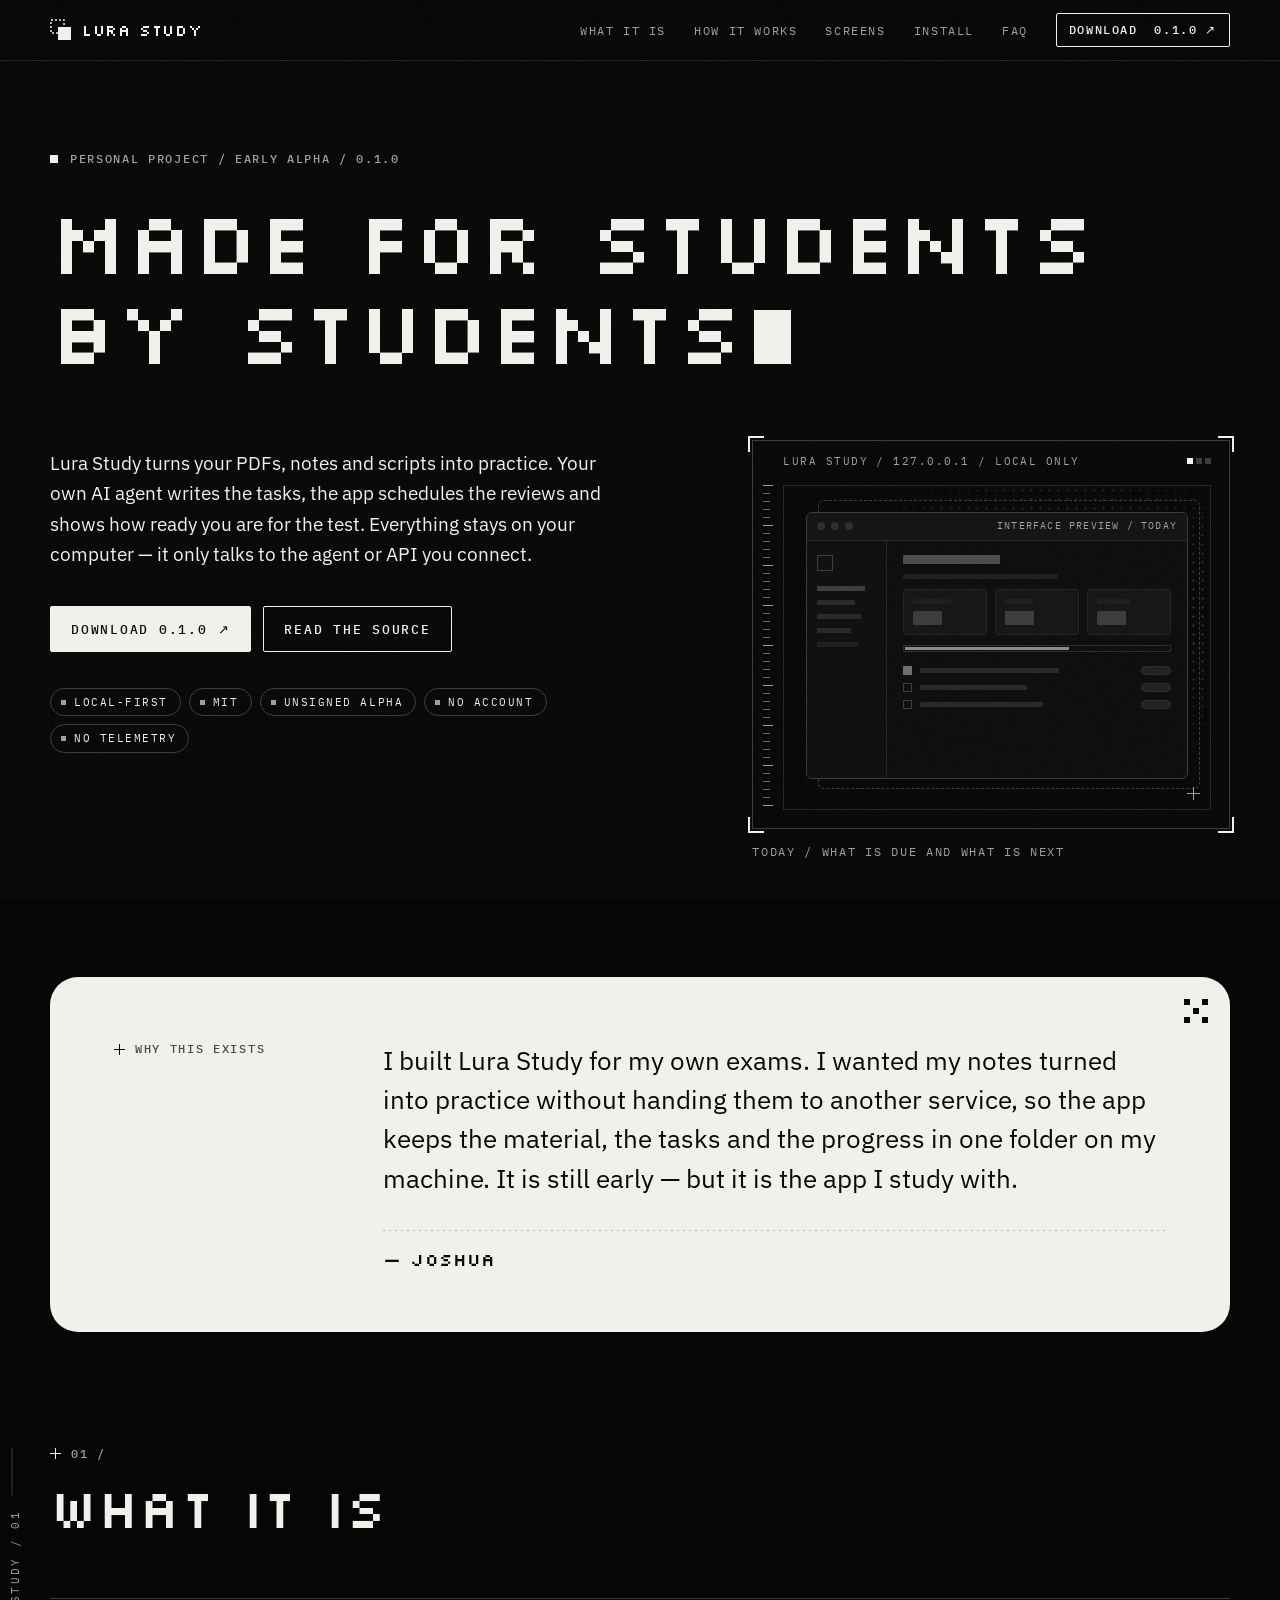
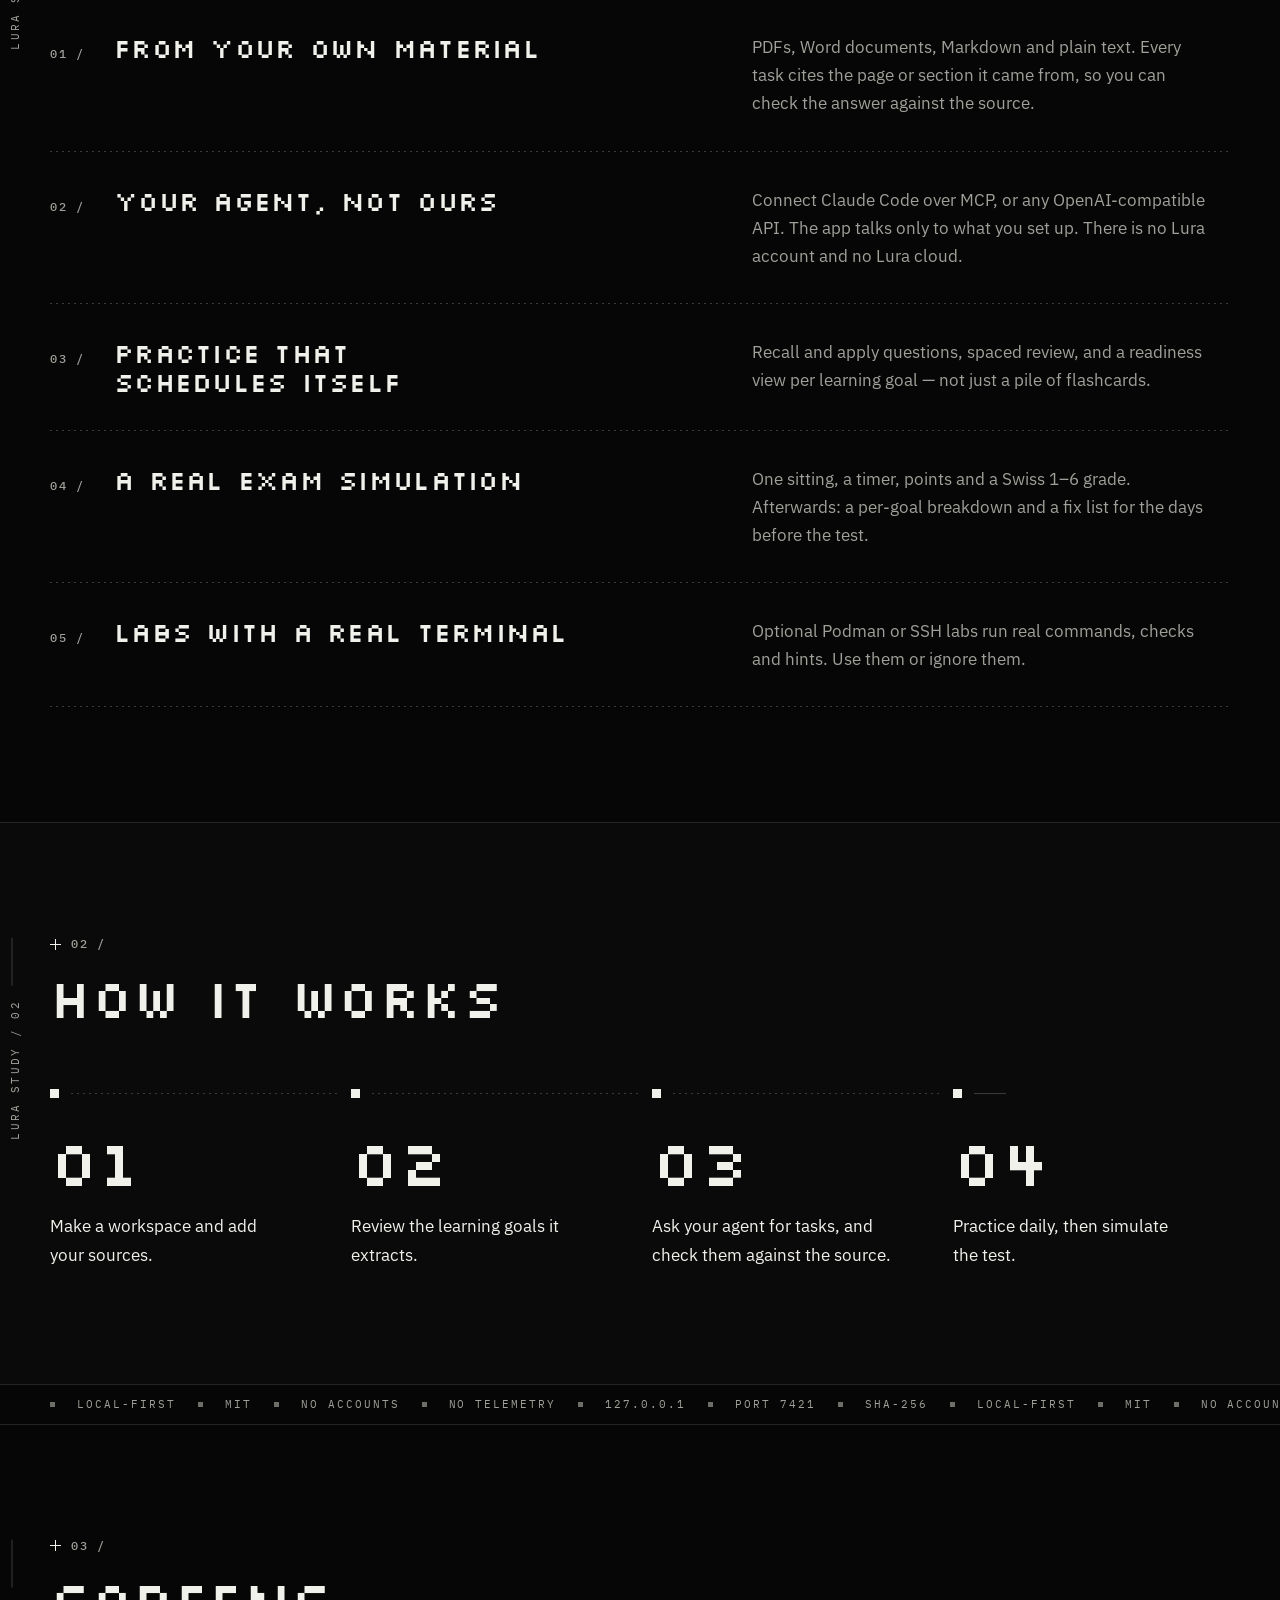
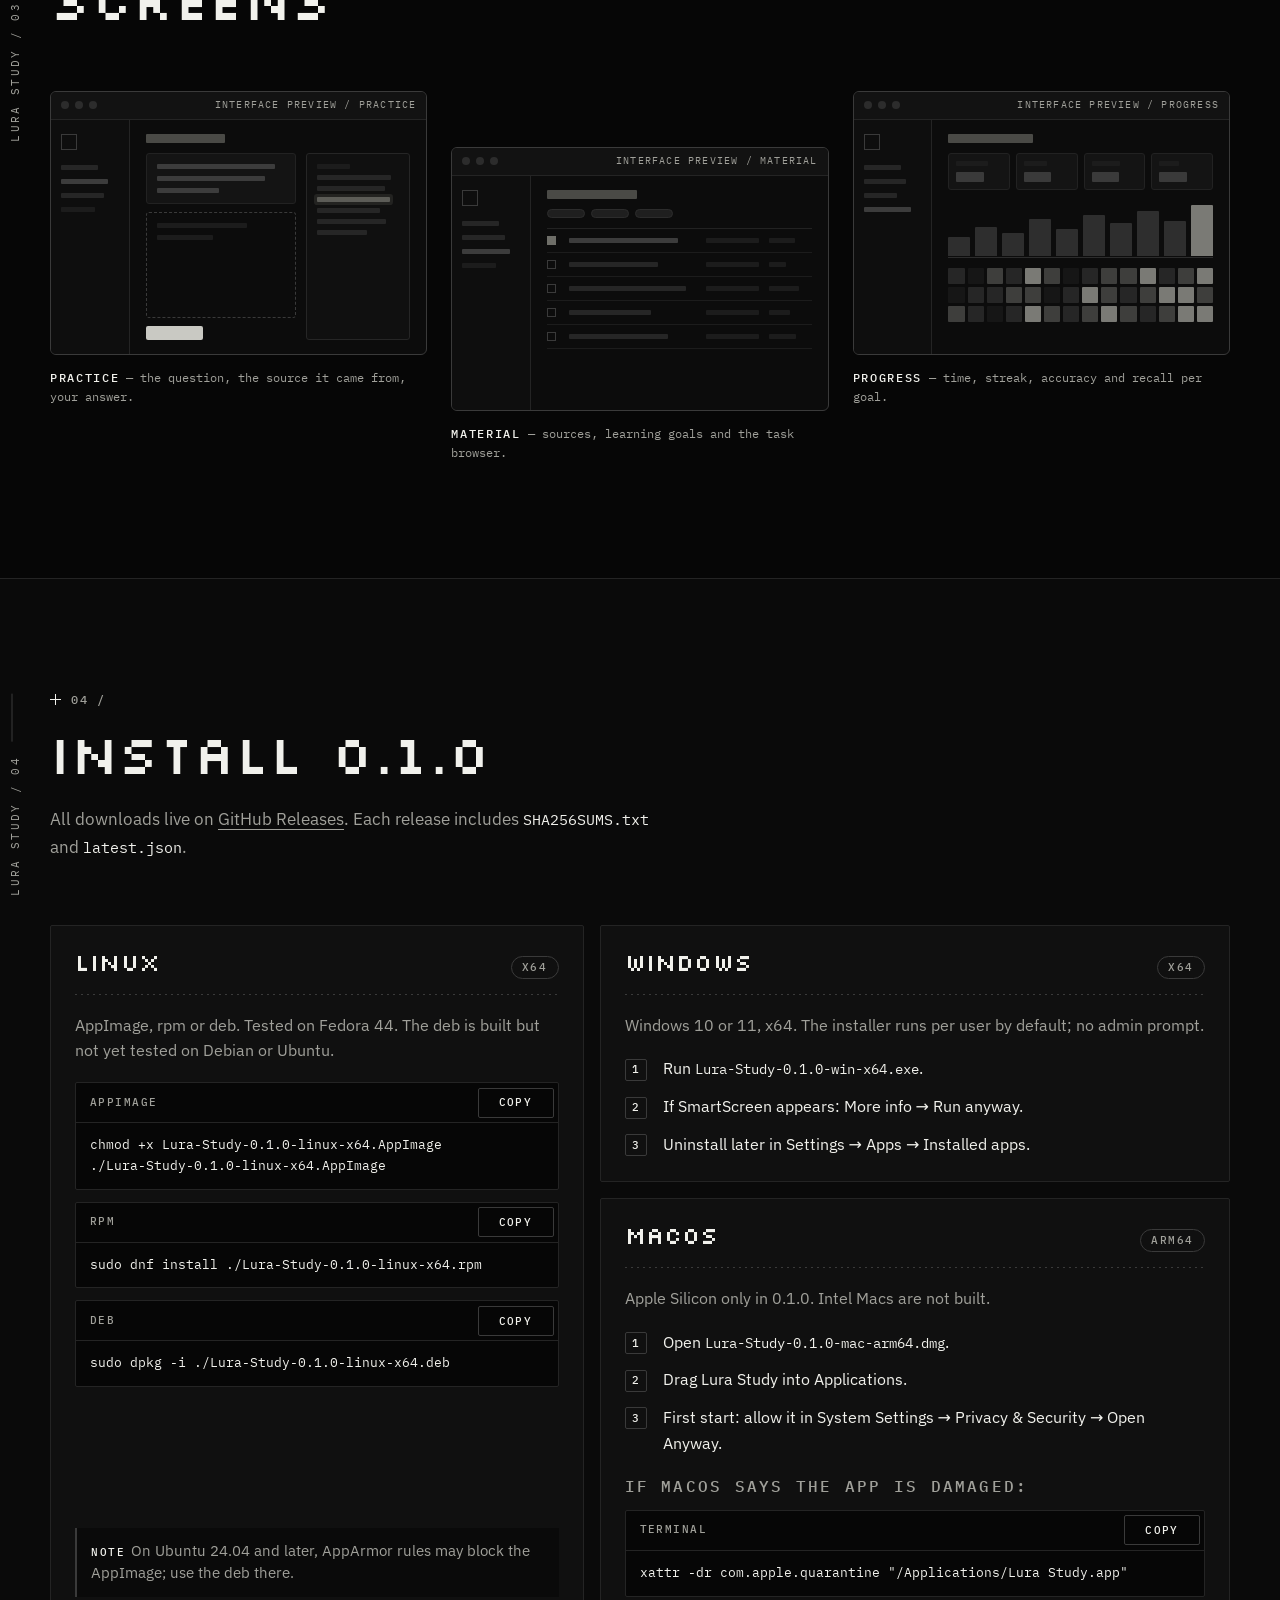
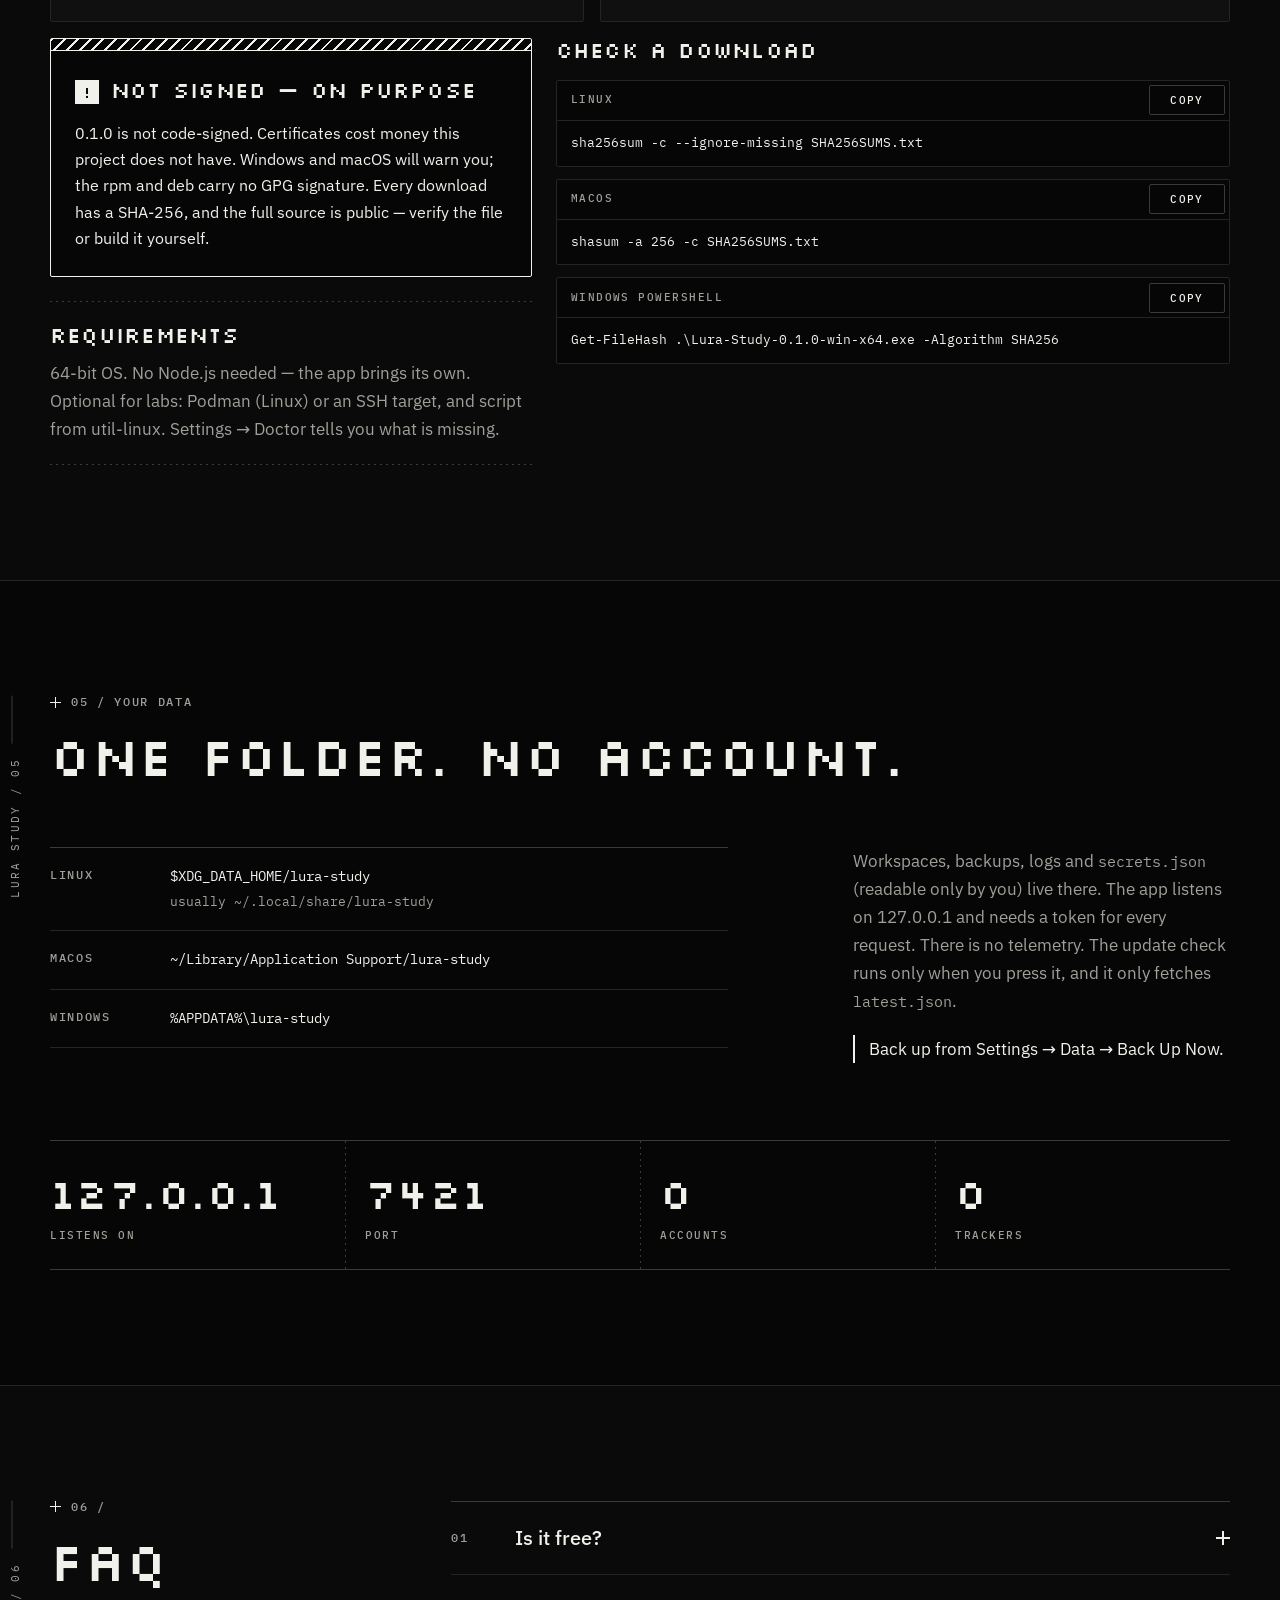
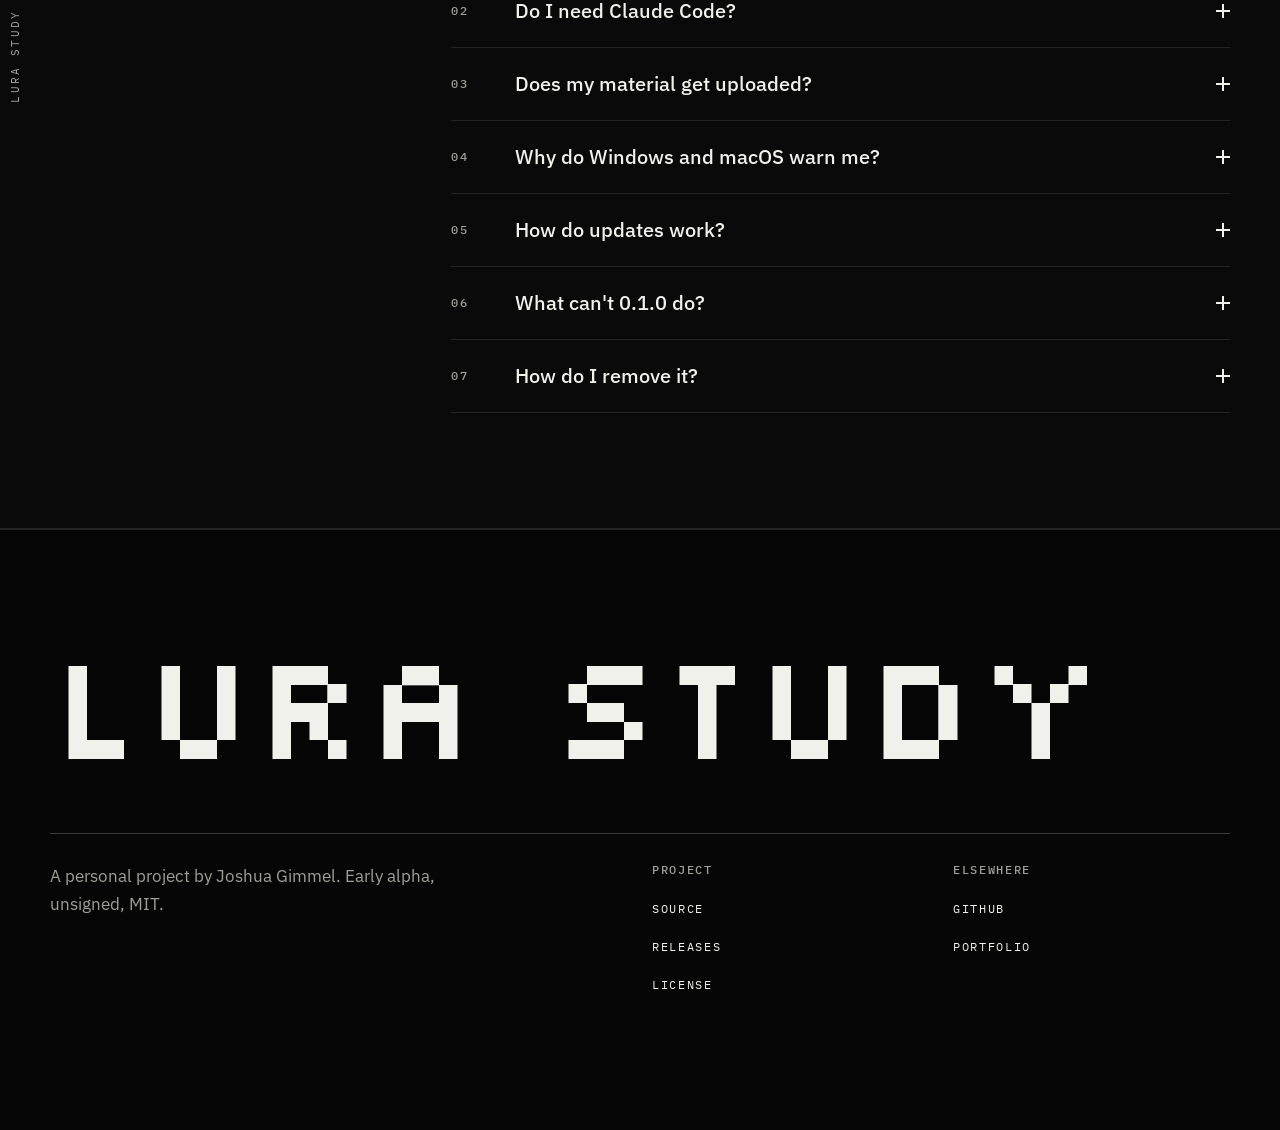
<file: index.html>
<!doctype html>
<html lang="en">
<head>
<meta charset="utf-8">
<meta name="viewport" content="width=device-width, initial-scale=1">
<title>Lura Study — made for students, by students</title>
<meta name="description" content="A local-first study app for your own material. Your AI agent writes the tasks, the app schedules the reviews and shows how ready you are. MIT, unsigned alpha, no accounts, no telemetry.">
<meta name="color-scheme" content="dark">
<meta name="theme-color" content="#060606">
<link rel="canonical" href="https://lura-study.joshuagimmel.com/">
<meta property="og:type" content="website">
<meta property="og:site_name" content="Lura Study">
<meta property="og:title" content="Lura Study — made for students, by students">
<meta property="og:description" content="A local-first study app for your own material. Your AI agent writes the tasks, the app schedules the reviews and shows how ready you are. MIT, unsigned alpha, no accounts, no telemetry.">
<meta property="og:url" content="https://lura-study.joshuagimmel.com/">
<link rel="icon" href="favicon.svg" type="image/svg+xml">
<link rel="preload" href="assets/fonts/silkscreen-400.woff2" as="font" type="font/woff2" crossorigin>
<link rel="preload" href="assets/fonts/plex-sans-400.woff2" as="font" type="font/woff2" crossorigin>
<link rel="stylesheet" href="css/styles.css">
<script src="js/site.js" defer></script>
</head>
<body>
<a class="skip" href="#main">Skip to content</a>

<header class="site-header">
  <div class="wrap header-inner">
    <a class="brand" href="#top" aria-label="Lura Study, back to top">
      <svg class="brand-mark" viewBox="0 0 22 22" aria-hidden="true" focusable="false">
        <rect x="1" y="1" width="13" height="13" fill="none" stroke="currentColor" stroke-width="1.5" stroke-dasharray="2 2"/>
        <rect x="8" y="8" width="13" height="13" fill="currentColor"/>
      </svg>
      <span class="brand-name px">Lura Study</span>
    </a>
    <nav class="nav" aria-label="Main">
      <ul>
        <li><a href="#what">What it is</a></li>
        <li><a href="#how">How it works</a></li>
        <li><a href="#screens">Screens</a></li>
        <li><a href="#install">Install</a></li>
        <li><a href="#faq">FAQ</a></li>
      </ul>
    </nav>
    <a class="btn btn--ghost btn--sm header-cta" href="https://github.com/JoshuaJeffreyGimmel/lura-study/releases">Download<span class="hide-xs">&nbsp;0.1.0</span> <span class="arr" aria-hidden="true">↗</span></a>
  </div>
</header>

<main id="main" tabindex="-1">

  <!-- ============================== HERO ============================== -->
  <section class="hero" id="top" aria-labelledby="hero-title">
    <div class="wrap">
      <p class="eyebrow label">Personal project / Early alpha / 0.1.0</p>
      <h1 class="px" id="hero-title"><span class="h1-line">Made for students</span><br><span class="h1-line">by students<span class="cursor" aria-hidden="true"></span></span></h1>

      <div class="hero-grid">
        <div class="hero-copy">
          <p class="lead">Lura Study turns your PDFs, notes and scripts into practice. Your own AI agent writes the tasks, the app schedules the reviews and shows how ready you are for the test. Everything stays on your computer — it only talks to the agent or API you connect.</p>
          <div class="actions">
            <a class="btn btn--primary" href="https://github.com/JoshuaJeffreyGimmel/lura-study/releases">Download 0.1.0 <span class="arr" aria-hidden="true">↗</span></a>
            <a class="btn btn--ghost" href="https://github.com/JoshuaJeffreyGimmel/lura-study">Read the source</a>
          </div>
          <ul class="chips" role="list" aria-label="Facts">
            <li class="chip">Local-first</li>
            <li class="chip">MIT</li>
            <li class="chip">Unsigned alpha</li>
            <li class="chip">No account</li>
            <li class="chip">No telemetry</li>
          </ul>
        </div>

        <figure class="hero-visual">
          <div class="hud">
            <span class="hud-corner tl" aria-hidden="true"></span>
            <span class="hud-corner tr" aria-hidden="true"></span>
            <span class="hud-corner bl" aria-hidden="true"></span>
            <span class="hud-corner br" aria-hidden="true"></span>
            <p class="hud-label"><span>Lura Study / 127.0.0.1 / Local only</span><span class="hud-pips" aria-hidden="true"><i></i><i></i><i></i></span></p>
            <span class="hud-ruler" aria-hidden="true"></span>
            <div class="hud-field">
              <span class="ghost" aria-hidden="true"></span>
              <div class="shot">
                <div class="shot-bar">
                  <span class="shot-dot" aria-hidden="true"></span><span class="shot-dot" aria-hidden="true"></span><span class="shot-dot" aria-hidden="true"></span>
                  <span class="shot-tag">Interface preview / Today</span>
                </div>
                <div class="sk" aria-hidden="true">
                  <div class="sk-side">
                    <span class="sk-logo"></span>
                    <span class="b hi w-82"></span>
                    <span class="b w-64"></span>
                    <span class="b w-74"></span>
                    <span class="b w-58"></span>
                    <span class="b lo w-70"></span>
                  </div>
                  <div class="sk-main">
                    <span class="b t w-36"></span>
                    <span class="b lo w-58"></span>
                    <div class="sk-cards">
                      <div class="blk sk-card"><span class="b lo w-60"></span><span class="sk-num"></span></div>
                      <div class="blk sk-card"><span class="b lo w-44"></span><span class="sk-num"></span></div>
                      <div class="blk sk-card"><span class="b lo w-52"></span><span class="sk-num"></span></div>
                    </div>
                    <div class="meter"><span class="w-62"></span></div>
                    <div class="sk-list">
                      <div class="row"><i class="sq on"></i><span class="b w-52"></span><span class="pill"></span></div>
                      <div class="row"><i class="sq"></i><span class="b w-40"></span><span class="pill"></span></div>
                      <div class="row"><i class="sq"></i><span class="b w-46"></span><span class="pill"></span></div>
                    </div>
                  </div>
                </div>
              </div>
              <span class="hud-cross" aria-hidden="true"></span>
            </div>
          </div>
          <figcaption class="cap">Today / What is due and what is next</figcaption>
        </figure>
      </div>
    </div>
  </section>

  <!-- ============================== WHY ============================== -->
  <section class="why" aria-labelledby="why-title">
    <div class="wrap">
      <div class="tile" data-reveal>
        <span class="tile-pixels" aria-hidden="true"><i></i><i class="off"></i><i></i><i class="off"></i><i></i><i class="off"></i><i></i><i class="off"></i><i></i></span>
        <h2 class="tile-label" id="why-title"><span class="plus" aria-hidden="true"></span>Why this exists</h2>
        <div class="tile-body">
          <p class="tile-note">I built Lura Study for my own exams. I wanted my notes turned into practice without handing them to another service, so the app keeps the material, the tasks and the progress in one folder on my machine. It is still early — but it is the app I study with.</p>
          <p class="tile-sign px">— Joshua</p>
        </div>
      </div>
    </div>
  </section>

  <!-- ============================== 01 WHAT IT IS ============================== -->
  <section class="sec" id="what" aria-labelledby="what-title">
    <span class="vlabel" aria-hidden="true">Lura Study / 01</span>
    <div class="wrap">
      <div class="sec-head" data-reveal>
        <h2 class="sec-title" id="what-title"><span class="sec-num"><span class="plus" aria-hidden="true"></span>01 /</span> <span class="sec-name px">What it is</span></h2>
      </div>
      <ol class="features" role="list">
        <li class="feature" data-reveal>
          <h3><span class="f-num">01 /</span> <span class="f-name px">From your own material</span></h3>
          <p>PDFs, Word documents, Markdown and plain text. Every task cites the page or section it came from, so you can check the answer against the source.</p>
        </li>
        <li class="feature" data-reveal>
          <h3><span class="f-num">02 /</span> <span class="f-name px">Your agent, not ours</span></h3>
          <p>Connect Claude Code over MCP, or any OpenAI-compatible API. The app talks only to what you set up. There is no Lura account and no Lura cloud.</p>
        </li>
        <li class="feature" data-reveal>
          <h3><span class="f-num">03 /</span> <span class="f-name px">Practice that schedules itself</span></h3>
          <p>Recall and apply questions, spaced review, and a readiness view per learning goal — not just a pile of flashcards.</p>
        </li>
        <li class="feature" data-reveal>
          <h3><span class="f-num">04 /</span> <span class="f-name px">A real exam simulation</span></h3>
          <p>One sitting, a timer, points and a Swiss 1–6 grade. Afterwards: a per-goal breakdown and a fix list for the days before the test.</p>
        </li>
        <li class="feature" data-reveal>
          <h3><span class="f-num">05 /</span> <span class="f-name px">Labs with a real terminal</span></h3>
          <p>Optional Podman or SSH labs run real commands, checks and hints. Use them or ignore them.</p>
        </li>
      </ol>
    </div>
  </section>

  <!-- ============================== 02 HOW IT WORKS ============================== -->
  <section class="sec sec--alt" id="how" aria-labelledby="how-title">
    <span class="vlabel" aria-hidden="true">Lura Study / 02</span>
    <div class="wrap">
      <div class="sec-head" data-reveal>
        <h2 class="sec-title" id="how-title"><span class="sec-num"><span class="plus" aria-hidden="true"></span>02 /</span> <span class="sec-name px">How it works</span></h2>
      </div>
      <ol class="steps" role="list">
        <li class="step" data-reveal><span class="step-num px" aria-hidden="true">01</span><p>Make a workspace and add your sources.</p></li>
        <li class="step" data-reveal><span class="step-num px" aria-hidden="true">02</span><p>Review the learning goals it extracts.</p></li>
        <li class="step" data-reveal><span class="step-num px" aria-hidden="true">03</span><p>Ask your agent for tasks, and check them against the source.</p></li>
        <li class="step" data-reveal><span class="step-num px" aria-hidden="true">04</span><p>Practice daily, then simulate the test.</p></li>
      </ol>
    </div>
  </section>

  <!-- Facts strip: decorative repeat of facts stated elsewhere on the page -->
  <div class="marquee" aria-hidden="true">
    <div class="marquee-track">
      <ul class="marquee-group">
        <li>Local-first</li><li>MIT</li><li>No accounts</li><li>No telemetry</li><li>127.0.0.1</li><li>Port 7421</li><li>SHA-256</li>
      </ul>
    </div>
  </div>

  <!-- ============================== 03 SCREENS ============================== -->
  <section class="sec" id="screens" aria-labelledby="screens-title">
    <span class="vlabel" aria-hidden="true">Lura Study / 03</span>
    <div class="wrap">
      <div class="sec-head" data-reveal>
        <h2 class="sec-title" id="screens-title"><span class="sec-num"><span class="plus" aria-hidden="true"></span>03 /</span> <span class="sec-name px">Screens</span></h2>
      </div>
      <div class="screens">

        <figure data-reveal>
          <div class="shot">
            <div class="shot-bar">
              <span class="shot-dot" aria-hidden="true"></span><span class="shot-dot" aria-hidden="true"></span><span class="shot-dot" aria-hidden="true"></span>
              <span class="shot-tag">Interface preview / Practice</span>
            </div>
            <div class="sk" aria-hidden="true">
              <div class="sk-side">
                <span class="sk-logo"></span>
                <span class="b w-64"></span>
                <span class="b hi w-82"></span>
                <span class="b w-74"></span>
                <span class="b lo w-58"></span>
              </div>
              <div class="sk-main">
                <span class="b t w-30"></span>
                <div class="sk-split">
                  <div class="sk-col">
                    <div class="blk sk-q">
                      <span class="b hi w-92"></span>
                      <span class="b hi w-84"></span>
                      <span class="b hi w-48"></span>
                    </div>
                    <div class="sk-input">
                      <span class="b lo w-70"></span>
                      <span class="b lo w-44"></span>
                    </div>
                    <span class="sk-btn"></span>
                  </div>
                  <div class="sk-col">
                    <div class="sk-src">
                      <span class="b lo w-40"></span>
                      <span class="b w-90"></span>
                      <span class="b w-82"></span>
                      <span class="b mark w-88"></span>
                      <span class="b w-76"></span>
                      <span class="b w-84"></span>
                      <span class="b w-60"></span>
                    </div>
                  </div>
                </div>
              </div>
            </div>
          </div>
          <figcaption class="cap"><b>PRACTICE</b> — the question, the source it came from, your answer.</figcaption>
        </figure>

        <figure data-reveal>
          <div class="shot">
            <div class="shot-bar">
              <span class="shot-dot" aria-hidden="true"></span><span class="shot-dot" aria-hidden="true"></span><span class="shot-dot" aria-hidden="true"></span>
              <span class="shot-tag">Interface preview / Material</span>
            </div>
            <div class="sk" aria-hidden="true">
              <div class="sk-side">
                <span class="sk-logo"></span>
                <span class="b w-64"></span>
                <span class="b w-74"></span>
                <span class="b hi w-82"></span>
                <span class="b lo w-58"></span>
              </div>
              <div class="sk-main">
                <span class="b t w-34"></span>
                <div class="sk-chips"><span class="pill"></span><span class="pill"></span><span class="pill"></span></div>
                <div class="sk-table">
                  <div class="sk-tr"><i class="sq on"></i><span class="b hi w-86"></span><span class="b lo"></span><span class="b lo w-60"></span></div>
                  <div class="sk-tr"><i class="sq"></i><span class="b w-70"></span><span class="b lo"></span><span class="b lo w-40"></span></div>
                  <div class="sk-tr"><i class="sq"></i><span class="b w-92"></span><span class="b lo"></span><span class="b lo w-70"></span></div>
                  <div class="sk-tr"><i class="sq"></i><span class="b w-64"></span><span class="b lo"></span><span class="b lo w-50"></span></div>
                  <div class="sk-tr"><i class="sq"></i><span class="b w-78"></span><span class="b lo"></span><span class="b lo w-64"></span></div>
                </div>
              </div>
            </div>
          </div>
          <figcaption class="cap"><b>MATERIAL</b> — sources, learning goals and the task browser.</figcaption>
        </figure>

        <figure data-reveal>
          <div class="shot">
            <div class="shot-bar">
              <span class="shot-dot" aria-hidden="true"></span><span class="shot-dot" aria-hidden="true"></span><span class="shot-dot" aria-hidden="true"></span>
              <span class="shot-tag">Interface preview / Progress</span>
            </div>
            <div class="sk" aria-hidden="true">
              <div class="sk-side">
                <span class="sk-logo"></span>
                <span class="b w-64"></span>
                <span class="b w-74"></span>
                <span class="b w-58"></span>
                <span class="b hi w-82"></span>
              </div>
              <div class="sk-main">
                <span class="b t w-32"></span>
                <div class="sk-stats">
                  <div class="blk sk-stat"><span class="b lo w-70"></span><span class="sk-num"></span></div>
                  <div class="blk sk-stat"><span class="b lo w-50"></span><span class="sk-num"></span></div>
                  <div class="blk sk-stat"><span class="b lo w-62"></span><span class="sk-num"></span></div>
                  <div class="blk sk-stat"><span class="b lo w-44"></span><span class="sk-num"></span></div>
                </div>
                <div class="sk-chart">
                  <i class="h-34"></i><i class="h-52"></i><i class="h-40"></i><i class="h-66"></i><i class="h-48"></i><i class="h-72"></i><i class="h-58"></i><i class="h-80"></i><i class="h-62"></i><i class="on h-90"></i>
                </div>
                <div class="sk-heat">
                  <i class="h1"></i><i></i><i class="h2"></i><i class="h1"></i><i class="h3"></i><i class="h2"></i><i></i><i class="h1"></i><i class="h2"></i><i class="h2"></i><i class="h3"></i><i class="h1"></i><i class="h2"></i><i class="h3"></i>
                  <i></i><i class="h1"></i><i class="h1"></i><i class="h2"></i><i class="h2"></i><i></i><i class="h1"></i><i class="h3"></i><i class="h2"></i><i class="h1"></i><i class="h2"></i><i class="h3"></i><i class="h3"></i><i class="h2"></i>
                  <i class="h2"></i><i class="h1"></i><i></i><i class="h1"></i><i class="h3"></i><i class="h2"></i><i class="h1"></i><i class="h2"></i><i class="h3"></i><i class="h2"></i><i class="h1"></i><i class="h2"></i><i class="h3"></i><i class="h3"></i>
                </div>
              </div>
            </div>
          </div>
          <figcaption class="cap"><b>PROGRESS</b> — time, streak, accuracy and recall per goal.</figcaption>
        </figure>

      </div>
    </div>
  </section>

  <!-- ============================== 04 INSTALL ============================== -->
  <section class="sec sec--alt" id="install" aria-labelledby="install-title">
    <span class="vlabel" aria-hidden="true">Lura Study / 04</span>
    <div class="wrap">
      <div class="sec-head" data-reveal>
        <h2 class="sec-title" id="install-title"><span class="sec-num"><span class="plus" aria-hidden="true"></span>04 /</span> <span class="sec-name px">Install 0.1.0</span></h2>
        <p class="install-intro">All downloads live on <a href="https://github.com/JoshuaJeffreyGimmel/lura-study/releases">GitHub Releases</a>. Each release includes <code>SHA256SUMS.txt</code> and <code>latest.json</code>.</p>
      </div>

      <div class="install-top">
        <article class="panel" data-reveal aria-labelledby="p-linux">
          <div class="panel-head">
            <h3 id="p-linux"><span class="panel-os px">Linux</span> <span class="panel-arch">x64</span></h3>
          </div>
          <p>AppImage, rpm or deb. Tested on Fedora 44. The deb is built but not yet tested on Debian or Ubuntu.</p>
          <ul class="cmd-list" role="list">
            <li class="cmd">
              <div class="cmd-head"><span class="cmd-label">AppImage</span><button class="cmd-copy" type="button" aria-label="Copy AppImage commands" hidden>Copy</button></div>
              <pre><code>chmod +x Lura-Study-0.1.0-linux-x64.AppImage
./Lura-Study-0.1.0-linux-x64.AppImage</code></pre>
            </li>
            <li class="cmd">
              <div class="cmd-head"><span class="cmd-label">RPM</span><button class="cmd-copy" type="button" aria-label="Copy RPM command" hidden>Copy</button></div>
              <pre><code>sudo dnf install ./Lura-Study-0.1.0-linux-x64.rpm</code></pre>
            </li>
            <li class="cmd">
              <div class="cmd-head"><span class="cmd-label">DEB</span><button class="cmd-copy" type="button" aria-label="Copy DEB command" hidden>Copy</button></div>
              <pre><code>sudo dpkg -i ./Lura-Study-0.1.0-linux-x64.deb</code></pre>
            </li>
          </ul>
          <p class="note"><b>NOTE</b>On Ubuntu 24.04 and later, AppArmor rules may block the AppImage; use the deb there.</p>
        </article>

        <div class="install-stack">
        <article class="panel" data-reveal aria-labelledby="p-win">
          <div class="panel-head">
            <h3 id="p-win"><span class="panel-os px">Windows</span> <span class="panel-arch">x64</span></h3>
          </div>
          <p>Windows 10 or 11, x64. The installer runs per user by default; no admin prompt.</p>
          <ol class="ilist" role="list">
            <li><span>Run <code>Lura-Study-0.1.0-win-x64.exe</code>.</span></li>
            <li><span>If SmartScreen appears: More info → Run anyway.</span></li>
            <li><span>Uninstall later in Settings → Apps → Installed apps.</span></li>
          </ol>
        </article>

        <article class="panel" data-reveal aria-labelledby="p-mac">
          <div class="panel-head">
            <h3 id="p-mac"><span class="panel-os px">macOS</span> <span class="panel-arch">arm64</span></h3>
          </div>
          <p>Apple Silicon only in 0.1.0. Intel Macs are not built.</p>
          <ol class="ilist" role="list">
            <li><span>Open <code>Lura-Study-0.1.0-mac-arm64.dmg</code>.</span></li>
            <li><span>Drag Lura Study into Applications.</span></li>
            <li><span>First start: allow it in System Settings → Privacy &amp; Security → Open Anyway.</span></li>
          </ol>
          <p class="sub-label">If macOS says the app is damaged:</p>
          <div class="cmd">
            <div class="cmd-head"><span class="cmd-label">Terminal</span><button class="cmd-copy" type="button" aria-label="Copy xattr command" hidden>Copy</button></div>
            <pre><code>xattr -dr com.apple.quarantine "/Applications/Lura Study.app"</code></pre>
          </div>
        </article>
        </div>
      </div>

      <div class="install-lower">
        <div class="install-aside">
          <div class="unsigned" data-reveal>
            <h3><span class="bang" aria-hidden="true">!</span><span class="px">Not signed — on purpose</span></h3>
            <p>0.1.0 is not code-signed. Certificates cost money this project does not have. Windows and macOS will warn you; the rpm and deb carry no GPG signature. Every download has a SHA-256, and the full source is public — verify the file or build it yourself.</p>
          </div>

          <div class="reqs" data-reveal>
            <h3 class="px">Requirements</h3>
            <p>64-bit OS. No Node.js needed — the app brings its own. Optional for labs: Podman (Linux) or an SSH target, and script from util-linux. Settings → Doctor tells you what is missing.</p>
          </div>
        </div>

        <div class="checks" data-reveal>
          <h3 class="px">Check a download</h3>
          <ul class="cmd-list" role="list">
            <li class="cmd">
              <div class="cmd-head"><span class="cmd-label">Linux</span><button class="cmd-copy" type="button" aria-label="Copy Linux checksum command" hidden>Copy</button></div>
              <pre><code>sha256sum -c --ignore-missing SHA256SUMS.txt</code></pre>
            </li>
            <li class="cmd">
              <div class="cmd-head"><span class="cmd-label">macOS</span><button class="cmd-copy" type="button" aria-label="Copy macOS checksum command" hidden>Copy</button></div>
              <pre><code>shasum -a 256 -c SHA256SUMS.txt</code></pre>
            </li>
            <li class="cmd">
              <div class="cmd-head"><span class="cmd-label">Windows PowerShell</span><button class="cmd-copy" type="button" aria-label="Copy Windows checksum command" hidden>Copy</button></div>
              <pre><code>Get-FileHash .\Lura-Study-0.1.0-win-x64.exe -Algorithm SHA256</code></pre>
            </li>
          </ul>
        </div>
      </div>

      <p class="sr-only" id="copy-status" role="status" aria-live="polite"></p>
    </div>
  </section>

  <!-- ============================== 05 YOUR DATA ============================== -->
  <section class="sec" id="data" aria-labelledby="data-title">
    <span class="vlabel" aria-hidden="true">Lura Study / 05</span>
    <div class="wrap">
      <div class="sec-head" data-reveal>
        <h2 class="sec-title" id="data-title"><span class="sec-num"><span class="plus" aria-hidden="true"></span>05 / Your data</span> <span class="sec-name px">One folder. No account.</span></h2>
      </div>

      <div class="data-grid">
        <div class="data-table" data-reveal>
          <table>
            <caption class="sr-only">Where your data folder lives on each system</caption>
            <tbody>
              <tr>
                <th scope="row">Linux</th>
                <td><code>$XDG_DATA_HOME/lura-study</code><small>usually <code>~/.local/share/lura-study</code></small></td>
              </tr>
              <tr>
                <th scope="row">macOS</th>
                <td><code>~/Library/Application Support/lura-study</code></td>
              </tr>
              <tr>
                <th scope="row">Windows</th>
                <td><code>%APPDATA%\lura-study</code></td>
              </tr>
            </tbody>
          </table>
        </div>
        <div class="data-copy" data-reveal>
          <p>Workspaces, backups, logs and <code>secrets.json</code> (readable only by you) live there. The app listens on 127.0.0.1 and needs a token for every request. There is no telemetry. The update check runs only when you press it, and it only fetches <code>latest.json</code>.</p>
          <p class="backup">Back up from Settings → Data → Back Up Now.</p>
        </div>
      </div>

      <dl class="facts">
        <div class="fact" data-reveal><dt>Listens on</dt><dd class="px">127.0.0.1</dd></div>
        <div class="fact" data-reveal><dt>Port</dt><dd class="px">7421</dd></div>
        <div class="fact" data-reveal><dt>Accounts</dt><dd class="px">0</dd></div>
        <div class="fact" data-reveal><dt>Trackers</dt><dd class="px">0</dd></div>
      </dl>
    </div>
  </section>

  <!-- ============================== 06 FAQ ============================== -->
  <section class="sec sec--alt" id="faq" aria-labelledby="faq-title">
    <span class="vlabel" aria-hidden="true">Lura Study / 06</span>
    <div class="wrap faq-layout">
      <div class="sec-head" data-reveal>
        <h2 class="sec-title" id="faq-title"><span class="sec-num"><span class="plus" aria-hidden="true"></span>06 /</span> <span class="sec-name px">FAQ</span></h2>
      </div>
      <div class="faq-list">
        <details data-reveal>
          <summary><span class="q-num" aria-hidden="true">01</span><span class="q">Is it free?</span><span class="q-icon" aria-hidden="true"></span></summary>
          <div class="answer"><p>Yes. MIT-licensed, no paid tier, no account. Read it, build it, fork it.</p></div>
        </details>
        <details data-reveal>
          <summary><span class="q-num" aria-hidden="true">02</span><span class="q">Do I need Claude Code?</span><span class="q-icon" aria-hidden="true"></span></summary>
          <div class="answer"><p>No. The app runs without an agent. Tasks can come from an MCP agent such as Claude Code, from an OpenAI-compatible API, or from you.</p></div>
        </details>
        <details data-reveal>
          <summary><span class="q-num" aria-hidden="true">03</span><span class="q">Does my material get uploaded?</span><span class="q-icon" aria-hidden="true"></span></summary>
          <div class="answer"><p>Only to the agent or API you connect. Lura Study has no cloud and sends no telemetry.</p></div>
        </details>
        <details data-reveal>
          <summary><span class="q-num" aria-hidden="true">04</span><span class="q">Why do Windows and macOS warn me?</span><span class="q-icon" aria-hidden="true"></span></summary>
          <div class="answer"><p>Because 0.1.0 is unsigned. Use More info → Run anyway on Windows, or Open Anyway in macOS Privacy &amp; Security. Verify the SHA-256 first if you like.</p></div>
        </details>
        <details data-reveal>
          <summary><span class="q-num" aria-hidden="true">05</span><span class="q">How do updates work?</span><span class="q-icon" aria-hidden="true"></span></summary>
          <div class="answer"><p>Settings → About and updates → Check for updates. It tells you when a newer version exists; you download and install it over the old one. Your data stays.</p></div>
        </details>
        <details data-reveal>
          <summary><span class="q-num" aria-hidden="true">06</span><span class="q">What can't 0.1.0 do?</span><span class="q-icon" aria-hidden="true"></span></summary>
          <div class="answer"><p>Image-only PDFs (no OCR yet), automatic updates, and more than one instance at a time (port 7421). Labs need Podman or SSH.</p></div>
        </details>
        <details data-reveal>
          <summary><span class="q-num" aria-hidden="true">07</span><span class="q">How do I remove it?</span><span class="q-icon" aria-hidden="true"></span></summary>
          <div class="answer"><p>Uninstall the app the normal way for your OS. Your data folder stays until you delete it, so back it up first if you want to keep it.</p></div>
        </details>
      </div>
    </div>
  </section>

</main>

<!-- ============================== FOOTER ============================== -->
<footer class="site-footer">
  <div class="wrap">
    <p class="foot-mark px" data-reveal>Lura Study</p>
    <div class="foot-row" data-reveal>
      <p class="foot-line">A personal project by Joshua Gimmel. Early alpha, unsigned, MIT.</p>
      <nav class="foot-links" aria-label="Footer">
        <div>
          <p class="label">Project</p>
          <ul>
            <li><a href="https://github.com/JoshuaJeffreyGimmel/lura-study">Source</a></li>
            <li><a href="https://github.com/JoshuaJeffreyGimmel/lura-study/releases">Releases</a></li>
            <li><a href="https://github.com/JoshuaJeffreyGimmel/lura-study/blob/main/LICENSE">License</a></li>
          </ul>
        </div>
        <div>
          <p class="label">Elsewhere</p>
          <ul>
            <li><a href="https://github.com/JoshuaJeffreyGimmel">GitHub</a></li>
            <li><a href="https://portfolio.joshuagimmel.com">Portfolio</a></li>
          </ul>
        </div>
      </nav>
    </div>
    <div class="smallprint" data-reveal>
      <p>No cookies. No analytics. No trackers.</p>
      <p>0.1.0 · 2026</p>
    </div>
  </div>
</footer>
</body>
</html>
</file>
<file: css/styles.css>
/* ------------------------------------------------------------------
   Fonts (self-hosted, OFL) — system fallbacks in every stack
------------------------------------------------------------------- */
@font-face{font-family:"Silkscreen";src:url("../assets/fonts/silkscreen-400.woff2") format("woff2");font-weight:400;font-style:normal;font-display:swap}
@font-face{font-family:"Silkscreen";src:url("../assets/fonts/silkscreen-700.woff2") format("woff2");font-weight:700;font-style:normal;font-display:swap}
@font-face{font-family:"IBM Plex Sans";src:url("../assets/fonts/plex-sans-400.woff2") format("woff2");font-weight:400;font-style:normal;font-display:swap}
@font-face{font-family:"IBM Plex Sans";src:url("../assets/fonts/plex-sans-500.woff2") format("woff2");font-weight:500;font-style:normal;font-display:swap}
@font-face{font-family:"IBM Plex Mono";src:url("../assets/fonts/plex-mono-400.woff2") format("woff2");font-weight:400;font-style:normal;font-display:swap}
@font-face{font-family:"IBM Plex Mono";src:url("../assets/fonts/plex-mono-500.woff2") format("woff2");font-weight:500;font-style:normal;font-display:swap}

/* ------------------------------------------------------------------
   Tokens
------------------------------------------------------------------- */
:root{
  --bg:#060606;
  --bg-alt:#0a0a0a;
  --panel:#101010;
  --line:#242424;
  --line-strong:#3a3a3a;
  --text:#f1f1ec;
  --muted:#a0a09a;
  --faint:#6e6e68;
  --tile:#f1f1ec;
  --tile-ink:#080808;
  --tile-muted:#4a4a46;

  --f-pixel:"Silkscreen", ui-sans-serif, system-ui, -apple-system, "Segoe UI", Roboto, Arial, sans-serif;
  --f-sans:"IBM Plex Sans", ui-sans-serif, system-ui, -apple-system, "Segoe UI", Roboto, Arial, sans-serif;
  --f-mono:"IBM Plex Mono", ui-monospace, SFMono-Regular, Menlo, Consolas, "Liberation Mono", monospace;

  --wrap:1180px;
  --gutter:24px;
  --pad:clamp(72px, 9vw, 128px);

  /* pixel-dotted rules: 2px on, 4px off */
  --dot-x:linear-gradient(90deg, var(--line-strong) 0 2px, transparent 2px 6px);
  --dot-y:linear-gradient(180deg, var(--line-strong) 0 2px, transparent 2px 6px);
}

/* ------------------------------------------------------------------
   Base
------------------------------------------------------------------- */
*,*::before,*::after{box-sizing:border-box}
html{-webkit-text-size-adjust:100%;text-size-adjust:100%;scroll-padding-top:84px}
body{
  margin:0;
  background:var(--bg);
  color:var(--text);
  font:400 17px/1.65 var(--f-sans);
  -webkit-font-smoothing:antialiased;
  -moz-osx-font-smoothing:grayscale;
  font-synthesis:none;
}
/* film grain: fixed, cheap, non-interactive */
body::after{
  content:"";
  position:fixed;
  inset:0;
  z-index:90;
  pointer-events:none;
  opacity:.035;
  background-image:url("data:image/svg+xml,%3Csvg xmlns='http%3A%2F%2Fwww.w3.org%2F2000%2Fsvg' width='180' height='180'%3E%3Cfilter id='g'%3E%3CfeTurbulence type='fractalNoise' baseFrequency='.85' numOctaves='2' stitchTiles='stitch'/%3E%3CfeColorMatrix values='0 0 0 0 1 0 0 0 0 1 0 0 0 0 1 0 0 0 1 0'/%3E%3C/filter%3E%3Crect width='100%25' height='100%25' filter='url(%23g)'/%3E%3C/svg%3E");
  background-size:180px 180px;
}
h1,h2,h3,p,ol,ul,dl,dd,figure,pre,table{margin:0}
ul,ol{padding:0;list-style:none}
a{color:inherit;text-underline-offset:.22em;text-decoration-thickness:1px}
a:hover{text-decoration-thickness:2px}
code{font-family:var(--f-mono);font-size:.88em}
::selection{background:var(--text);color:var(--tile-ink)}
:focus-visible{outline:2px solid var(--text);outline-offset:3px}
:focus:not(:focus-visible){outline:none}
main:focus{outline:none}

.wrap{width:min(var(--wrap), 100% - 2 * var(--gutter));margin-inline:auto}
.sr-only{position:absolute;width:1px;height:1px;padding:0;margin:-1px;overflow:hidden;clip:rect(0 0 0 0);white-space:nowrap;border:0}

/* type roles */
.px{font-family:var(--f-pixel);font-weight:400;text-transform:uppercase;line-height:1.02;letter-spacing:.01em}
.label{font-family:var(--f-mono);font-weight:500;font-size:12px;line-height:1.4;letter-spacing:.14em;text-transform:uppercase;color:var(--muted)}
.mono{font-family:var(--f-mono)}

/* ------------------------------------------------------------------
   Skip link
------------------------------------------------------------------- */
.skip{
  position:absolute;left:12px;top:-80px;z-index:200;
  background:var(--text);color:var(--tile-ink);
  padding:12px 16px;border-radius:2px;
  font:500 12px/1 var(--f-mono);letter-spacing:.14em;text-transform:uppercase;text-decoration:none;
}
.skip:focus{top:12px}

/* ------------------------------------------------------------------
   Buttons, chips
------------------------------------------------------------------- */
.btn{
  display:inline-flex;align-items:center;gap:10px;
  min-height:46px;padding:12px 20px;
  border:1px solid var(--text);border-radius:2px;
  font:500 12.5px/1 var(--f-mono);letter-spacing:.14em;text-transform:uppercase;text-decoration:none;
  white-space:nowrap;
}
.btn--primary{background:var(--text);color:var(--tile-ink)}
.btn--primary:hover{background:#ffffff}
.btn--ghost{background:transparent;color:var(--text)}
.btn--ghost:hover{background:var(--text);color:var(--tile-ink)}
.btn--sm{min-height:34px;padding:8px 12px;font-size:11.5px;gap:8px}
.btn .arr{font-family:var(--f-mono)}

.chips{display:flex;flex-wrap:wrap;gap:8px}
.chip{
  display:inline-flex;align-items:center;gap:8px;
  padding:6px 12px 6px 10px;border:1px solid var(--line-strong);border-radius:999px;
  font:400 11px/1.3 var(--f-mono);letter-spacing:.14em;text-transform:uppercase;color:var(--text);
}
.chip::before{content:"";width:5px;height:5px;background:var(--muted);flex:none}

@media (prefers-reduced-motion: no-preference){
  .btn,.nav a,.foot-links a,.cmd-copy{transition:background-color .16s ease,color .16s ease,border-color .16s ease,transform .16s ease}
  .q-icon,.q-icon::after{transition:transform .22s cubic-bezier(.2,.7,.2,1)}
}

/* ------------------------------------------------------------------
   Header
------------------------------------------------------------------- */
.site-header{
  position:sticky;top:0;z-index:50;
  background:rgba(6,6,6,.9);
  -webkit-backdrop-filter:blur(8px);backdrop-filter:blur(8px);
  border-bottom:1px solid var(--line);
}
.header-inner{display:flex;align-items:center;gap:28px;min-height:60px}
.brand{display:inline-flex;align-items:center;gap:10px;text-decoration:none;white-space:nowrap}
.brand-mark{width:22px;height:22px;flex:none;color:var(--text)}
.brand-name{font-size:16px;letter-spacing:.04em}
.nav{margin-left:auto}
.nav ul{display:flex;gap:28px}
.nav a{
  display:inline-block;padding:8px 0;
  font:400 11.5px/1 var(--f-mono);letter-spacing:.14em;text-transform:uppercase;
  color:var(--muted);text-decoration:none;
}
.nav a:hover{color:var(--text)}

/* ------------------------------------------------------------------
   Sections, section heads, vertical labels
------------------------------------------------------------------- */
.sec{position:relative;padding-block:var(--pad)}
.sec--alt{background:var(--bg-alt);border-block:1px solid var(--line)}
.vlabel{
  position:absolute;top:var(--pad);
  left:max(8px, calc((100% - var(--wrap)) / 2 - 40px));
  writing-mode:vertical-rl;transform:rotate(180deg);
  font:400 10.5px/1 var(--f-mono);letter-spacing:.22em;text-transform:uppercase;color:var(--muted);
  white-space:nowrap;
}
.vlabel::after{content:"";display:inline-block;width:1px;height:48px;margin-top:14px;background:var(--line-strong);vertical-align:middle}

.sec-head{margin-bottom:clamp(40px, 5vw, 72px)}
.sec-title{font-weight:400}
.sec-num{
  display:flex;align-items:center;gap:10px;margin-bottom:20px;
  font:500 12px/1 var(--f-mono);letter-spacing:.14em;text-transform:uppercase;color:var(--muted);
}
.plus{
  display:inline-block;width:11px;height:11px;flex:none;position:relative;
}
.plus::before,.plus::after{content:"";position:absolute;background:var(--text)}
.plus::before{left:5px;top:0;width:1px;height:11px}
.plus::after{top:5px;left:0;height:1px;width:11px}
.sec-name{display:block;font-size:clamp(30px, 4.2vw, 56px);text-wrap:balance}
.sec-intro{margin-top:24px;max-width:60ch;color:var(--muted)}

/* ------------------------------------------------------------------
   Hero
------------------------------------------------------------------- */
.hero{padding-block:clamp(56px, 7vw, 104px) var(--pad)}
.eyebrow{display:flex;align-items:center;gap:12px}
.eyebrow::before{content:"";width:8px;height:8px;background:var(--text);flex:none}
.hero h1{
  margin-top:28px;
  /* "MADE FOR STUDENTS" is ~12.07em in Silkscreen; 6.9vw keeps it on one line down to 320px */
  font-size:clamp(22px, 6.9vw, 92px);
  letter-spacing:0;
  overflow-wrap:break-word;
}
.cursor{display:inline-block;width:.42em;height:.62em;margin-left:.12em;background:var(--text);vertical-align:baseline}
.hero-grid{
  display:grid;grid-template-columns:repeat(12, minmax(0, 1fr));column-gap:24px;
  margin-top:clamp(40px, 5vw, 72px);align-items:start;
}
.hero-copy{grid-column:1 / span 6;padding-top:8px}
.lead{font-size:clamp(17px, 1.45vw, 19px);line-height:1.65;max-width:34em}
.actions{display:flex;flex-wrap:wrap;gap:12px;margin-top:36px}
.hero .chips{margin-top:36px}
.hero-visual{grid-column:8 / -1;min-width:0}

/* HUD frame */
.hud{position:relative;border:1px solid var(--line-strong);padding:44px 18px 18px 30px;background:var(--bg)}
.hud-corner{position:absolute;width:16px;height:16px;border:0 solid var(--text)}
.hud-corner.tl{top:-5px;left:-5px;border-top-width:2px;border-left-width:2px}
.hud-corner.tr{top:-5px;right:-5px;border-top-width:2px;border-right-width:2px}
.hud-corner.bl{bottom:-5px;left:-5px;border-bottom-width:2px;border-left-width:2px}
.hud-corner.br{bottom:-5px;right:-5px;border-bottom-width:2px;border-right-width:2px}
.hud-label{
  position:absolute;top:14px;left:30px;right:18px;
  display:flex;justify-content:space-between;align-items:center;gap:12px;
  font:400 10.5px/1.2 var(--f-mono);letter-spacing:.14em;text-transform:uppercase;color:var(--muted);
}
.hud-label span:first-child{overflow:hidden;text-overflow:ellipsis;white-space:nowrap}
.hud-pips{display:flex;gap:3px;flex:none}
.hud-pips i{width:6px;height:6px;background:var(--line-strong)}
.hud-pips i:first-child{background:var(--text)}
.hud-ruler{
  position:absolute;left:10px;top:44px;bottom:18px;width:7px;
  background:repeating-linear-gradient(180deg, var(--faint) 0 1px, transparent 1px 8px);
}
.hud-ruler::after{
  content:"";position:absolute;left:0;right:-3px;top:0;bottom:0;
  background:repeating-linear-gradient(180deg, var(--muted) 0 1px, transparent 1px 40px);
}
.hud-field{position:relative;padding:26px 22px 30px 22px;border:1px solid var(--line)}
.hud-field::before{
  content:"";position:absolute;inset:0;
  background-image:radial-gradient(circle, rgba(241,241,236,.22) 1px, transparent 1.4px);
  background-size:9px 9px;
  -webkit-mask-image:radial-gradient(ellipse 80% 70% at 65% 40%, #000 20%, transparent 78%);
          mask-image:radial-gradient(ellipse 80% 70% at 65% 40%, #000 20%, transparent 78%);
}
.hud-cross{position:absolute;right:10px;bottom:9px;width:13px;height:13px}
.hud-cross::before,.hud-cross::after{content:"";position:absolute;background:var(--muted)}
.hud-cross::before{left:6px;top:0;width:1px;height:13px}
.hud-cross::after{top:6px;left:0;height:1px;width:13px}
.ghost{position:absolute;inset:14px 10px 20px 34px;border:1px dashed var(--line-strong);border-radius:6px}
.hero-visual .shot{position:relative}

/* figure captions */
.cap{margin-top:14px;font:400 12px/1.55 var(--f-mono);color:var(--muted)}
.cap b{font-weight:500;color:var(--text);letter-spacing:.14em}
.hero-visual .cap{letter-spacing:.14em;text-transform:uppercase}

/* ------------------------------------------------------------------
   Interface preview frames (abstract skeleton windows, not screenshots)
------------------------------------------------------------------- */
.shot{border:1px solid var(--line-strong);border-radius:6px;background:#0c0c0c;overflow:hidden}
.shot-bar{display:flex;align-items:center;gap:6px;height:28px;padding:0 10px;border-bottom:1px solid var(--line);background:#121212}
.shot-dot{width:8px;height:8px;border-radius:50%;background:#2c2c2c;flex:none}
.shot-tag{
  margin-left:auto;min-width:0;overflow:hidden;text-overflow:ellipsis;white-space:nowrap;
  font:400 10px/1 var(--f-mono);letter-spacing:.12em;text-transform:uppercase;color:var(--muted);
}
.sk{display:grid;grid-template-columns:21% minmax(0, 1fr);aspect-ratio:16 / 10;overflow:hidden}
.sk-side{display:flex;flex-direction:column;gap:9px;padding:14px 10px;border-right:1px solid var(--line);background:#0e0e0e}
.sk-logo{width:16px;height:16px;border:1px solid #3a3a3a;margin-bottom:6px}
.sk-main{display:flex;flex-direction:column;gap:10px;padding:14px 16px;min-width:0;overflow:hidden}
.b{display:block;height:5px;border-radius:1px;background:#262626;flex:none}
.b.lo{background:#1c1c1c}
.b.hi{background:#3c3c3c}
.b.t{height:9px;background:#4a4a46}
.b.mark{background:#5c5c57}
.blk{background:#141414;border:1px solid #222;border-radius:3px}
.row{display:flex;align-items:center;gap:8px;min-width:0}
.sq{width:9px;height:9px;border:1px solid #3a3a3a;flex:none}
.sq.on{background:#6e6e68;border-color:#6e6e68}
.pill{width:30px;height:9px;border-radius:9px;background:#1f1f1f;border:1px solid #2c2c2c;margin-left:auto;flex:none}
.grow{flex:1 1 auto}

/* today */
.sk-cards{display:grid;grid-template-columns:repeat(3, minmax(0, 1fr));gap:8px}
.sk-card{display:flex;flex-direction:column;gap:7px;padding:9px}
.sk-num{width:46%;height:14px;background:#3a3a3a;border-radius:1px}
.meter{height:7px;border:1px solid #2c2c2c;border-radius:1px;padding:1px}
.meter span{display:block;height:100%;background:#8a8a84}
.sk-list{display:flex;flex-direction:column;gap:8px;padding-top:4px}

/* practice */
.sk-split{display:grid;grid-template-columns:minmax(0, 1.45fr) minmax(0, 1fr);gap:10px;flex:1 1 auto;min-height:0}
.sk-col{display:flex;flex-direction:column;gap:8px;min-width:0}
.sk-q{display:flex;flex-direction:column;gap:7px;padding:10px}
.sk-input{display:flex;flex-direction:column;gap:7px;padding:10px;border:1px dashed #3a3a3a;border-radius:3px;flex:1 1 auto}
.sk-btn{width:38%;height:14px;background:#c9c9c3;border-radius:2px;flex:none}
.sk-src{display:flex;flex-direction:column;gap:6px;padding:10px;height:100%;background:#101010;border:1px solid #262626;border-radius:3px}
.sk-src .b.mark{box-shadow:0 0 0 3px #232321}

/* material */
.sk-chips{display:flex;gap:6px}
.sk-chips .pill{margin-left:0;width:38px}
.sk-table{display:flex;flex-direction:column;border-top:1px solid #222}
.sk-tr{display:grid;grid-template-columns:12px minmax(0, 2.4fr) minmax(0, 1fr) minmax(0, .8fr);gap:10px;align-items:center;padding:7px 0;border-bottom:1px solid #1c1c1c}

/* progress */
.sk-stats{display:grid;grid-template-columns:repeat(4, minmax(0, 1fr));gap:6px}
.sk-stat{display:flex;flex-direction:column;gap:6px;padding:7px}
.sk-stat .sk-num{height:10px;width:60%}
.sk-chart{display:flex;align-items:flex-end;gap:5px;height:28%;padding-bottom:1px;border-bottom:1px solid #2c2c2c;flex:none}
.sk-chart i{flex:1 1 0;background:#2e2e2e;border-radius:1px 1px 0 0}
.sk-chart i.on{background:#7a7a75}
.sk-heat{display:grid;grid-template-columns:repeat(14, minmax(0, 1fr));gap:3px}
.sk-heat i{aspect-ratio:1;background:#161616;border-radius:1px}
.sk-heat i.h1{background:#262626}
.sk-heat i.h2{background:#3e3e3c}
.sk-heat i.h3{background:#7a7a75}

/* skeleton bar widths / chart heights (kept out of style attributes) */
.w-30{width:30%}.w-32{width:32%}.w-34{width:34%}.w-36{width:36%}.w-40{width:40%}
.w-44{width:44%}.w-46{width:46%}.w-48{width:48%}.w-50{width:50%}.w-52{width:52%}
.w-58{width:58%}.w-60{width:60%}.w-62{width:62%}.w-64{width:64%}.w-70{width:70%}
.w-74{width:74%}.w-76{width:76%}.w-78{width:78%}.w-82{width:82%}.w-84{width:84%}
.w-86{width:86%}.w-88{width:88%}.w-90{width:90%}.w-92{width:92%}
.h-34{height:34%}.h-40{height:40%}.h-48{height:48%}.h-52{height:52%}.h-58{height:58%}
.h-62{height:62%}.h-66{height:66%}.h-72{height:72%}.h-80{height:80%}.h-90{height:90%}

/* ------------------------------------------------------------------
   Why tile
------------------------------------------------------------------- */
.why{padding-block:0}
.tile{
  position:relative;
  display:grid;grid-template-columns:repeat(12, minmax(0, 1fr));gap:24px;
  padding:clamp(28px, 5vw, 64px);
  background:var(--tile);color:var(--tile-ink);border-radius:28px;
}
.tile-label{
  grid-column:1 / span 3;
  display:flex;align-items:center;gap:10px;align-self:start;
  font:500 12px/1.4 var(--f-mono);letter-spacing:.14em;text-transform:uppercase;color:var(--tile-muted);
}
.tile .plus::before,.tile .plus::after{background:var(--tile-ink)}
.tile-body{grid-column:4 / -1}
.tile-note{font-size:clamp(20px, 2.05vw, 27px);line-height:1.5;max-width:32em;text-wrap:pretty}
.tile-sign{
  display:flex;align-items:center;gap:16px;margin-top:32px;padding-top:20px;
  background:linear-gradient(90deg, #b8b8b2 0 2px, transparent 2px 6px) left top / 6px 1px repeat-x;
  font-size:18px;
}
.tile-pixels{
  position:absolute;top:22px;right:22px;
  display:grid;grid-template-columns:repeat(3, 6px);gap:3px;
}
.tile-pixels i{width:6px;height:6px;background:var(--tile-ink)}
.tile-pixels i.off{background:transparent}

/* ------------------------------------------------------------------
   01 What it is
------------------------------------------------------------------- */
.features{border-top:1px solid var(--line-strong)}
.feature{
  display:grid;grid-template-columns:repeat(12, minmax(0, 1fr));gap:12px 24px;
  padding-block:34px;
  background:var(--dot-x) left bottom / 6px 1px repeat-x;
}
.feature h3{grid-column:1 / span 6;display:flex;gap:20px;align-items:baseline;font-weight:400}
.f-num{flex:none;width:44px;font:500 12px/1 var(--f-mono);letter-spacing:.14em;color:var(--muted)}
.f-name{font-size:clamp(20px, 2.1vw, 28px);line-height:1.1;text-wrap:balance}
.feature p{grid-column:8 / -1;color:var(--muted);max-width:46ch}

/* ------------------------------------------------------------------
   02 How it works
------------------------------------------------------------------- */
.steps{display:grid;grid-template-columns:repeat(4, minmax(0, 1fr));gap:24px}
.step{position:relative;padding-top:40px;min-width:0}
.step::before{content:"";position:absolute;top:0;left:0;width:9px;height:9px;background:var(--text)}
.step::after{
  content:"";position:absolute;top:4px;left:21px;right:-12px;height:1px;
  background:var(--dot-x) left top / 6px 1px repeat-x;
}
.step:last-child::after{right:auto;width:32px;background:var(--line-strong)}
.step-num{display:block;font-size:clamp(40px, 5vw, 64px)}
.step p{margin-top:18px;max-width:24ch}

/* ------------------------------------------------------------------
   03 Screens
------------------------------------------------------------------- */
.screens{display:grid;grid-template-columns:repeat(3, minmax(0, 1fr));gap:24px;align-items:start}
.screens figure{min-width:0}
.screens figure:nth-child(2){margin-top:56px}

/* ------------------------------------------------------------------
   04 Install
------------------------------------------------------------------- */
.install-intro{margin-top:24px;max-width:60ch;color:var(--muted)}
.install-intro code{color:var(--text)}
/* top row: Linux | Windows + macOS stacked */
.install-top{display:grid;grid-template-columns:minmax(0, 11fr) minmax(0, 13fr);gap:16px}
.install-stack{display:flex;flex-direction:column;gap:16px;min-width:0}
.install-stack .panel{flex:1 1 auto}
.panel{
  display:flex;flex-direction:column;gap:18px;min-width:0;
  padding:24px;background:var(--panel);border:1px solid var(--line);border-radius:2px;
}
.panel-head{
  display:flex;justify-content:space-between;align-items:baseline;gap:12px;padding-bottom:16px;
  background:var(--dot-x) left bottom / 6px 1px repeat-x;
}
.panel h3{font-weight:400;display:flex;justify-content:space-between;align-items:baseline;gap:12px;width:100%}
.panel-os{font-size:24px}
.panel-arch{font:500 11px/1 var(--f-mono);letter-spacing:.14em;text-transform:uppercase;color:var(--muted);border:1px solid var(--line-strong);border-radius:999px;padding:5px 10px}
.panel p,.panel li{font-size:16px;line-height:1.6}
.panel > p{color:var(--muted)}
.panel code{color:var(--text);overflow-wrap:anywhere}

pre{
  background:var(--bg);border:1px solid var(--line);border-radius:2px;
  padding:14px 16px;
  /* no sideways scrolling: long commands wrap visually; the copied text is unaffected */
  white-space:pre-wrap;overflow-wrap:anywhere;overflow-x:visible;
  font:400 13px/1.6 var(--f-mono);color:var(--text);tab-size:2;
}
pre code{font-size:inherit}

/* command box: header (label + copy button) above a plain <pre><code> */
.cmd-list{display:flex;flex-direction:column;gap:12px}
.cmd{min-width:0;background:var(--bg);border:1px solid var(--line);border-radius:2px}
.cmd-head{
  display:flex;align-items:center;justify-content:space-between;gap:12px;
  min-height:40px;padding:4px 4px 4px 14px;border-bottom:1px solid var(--line);
}
.cmd-label{font:500 10.5px/1.3 var(--f-mono);letter-spacing:.14em;text-transform:uppercase;color:var(--muted)}
.cmd-copy{
  display:inline-flex;align-items:center;justify-content:center;flex:none;
  min-height:30px;min-width:76px;padding:6px 10px;
  border:1px solid var(--line-strong);border-radius:2px;background:transparent;color:var(--text);
  font:500 10.5px/1 var(--f-mono);letter-spacing:.14em;text-transform:uppercase;white-space:nowrap;
  cursor:pointer;
}
.cmd-copy:hover{background:var(--text);color:var(--tile-ink);border-color:var(--text)}
.cmd-copy[hidden]{display:none}
.cmd pre{border:0;border-radius:0;background:transparent;padding:12px 14px}

.ilist{counter-reset:i;display:flex;flex-direction:column;gap:12px}
.ilist li{counter-increment:i;display:grid;grid-template-columns:26px minmax(0, 1fr);gap:12px;align-items:baseline}
.ilist li::before{
  content:counter(i);
  display:inline-flex;align-items:center;justify-content:center;width:22px;height:22px;
  border:1px solid var(--line-strong);border-radius:2px;
  font:500 11px/1 var(--f-mono);color:var(--text);
  transform:translateY(-1px);
}
.sub-label{font:500 11px/1.4 var(--f-mono);letter-spacing:.14em;text-transform:uppercase;color:var(--muted);margin-bottom:-8px}
.panel .note{
  margin-top:auto;padding:12px 14px;border-left:2px solid var(--line-strong);background:var(--bg-alt);
  font-size:14.5px;line-height:1.55;color:var(--muted);
}
.note b{font:500 11px/1 var(--f-mono);letter-spacing:.14em;color:var(--text);margin-right:6px}

/* lower row: unsigned + requirements | checks (wider, for Get-FileHash) */
.install-lower{display:grid;grid-template-columns:minmax(0, 5fr) minmax(0, 7fr);gap:16px 24px;margin-top:16px;align-items:start}
.install-aside{min-width:0}
.unsigned{
  position:relative;
  padding:40px 24px 24px;border:1px solid var(--text);border-radius:2px;background:var(--bg);
}
.unsigned::before{
  content:"";position:absolute;left:0;right:0;top:0;height:12px;
  background:repeating-linear-gradient(135deg, var(--text) 0 2px, transparent 2px 9px);
  border-bottom:1px solid var(--text);
}
.unsigned h3{font-weight:400;font-size:22px;line-height:1.1;display:flex;gap:12px;align-items:baseline}
.bang{
  display:inline-flex;align-items:center;justify-content:center;flex:none;
  width:24px;height:24px;background:var(--text);color:var(--tile-ink);
  font-family:var(--f-pixel);font-size:16px;line-height:1;
}
.unsigned p{margin-top:16px;font-size:16px}
.checks{min-width:0}
.checks h3,.reqs h3{font-weight:400;font-size:22px;line-height:1.1}
.checks .cmd-list{margin-top:18px}
.reqs{
  margin-top:24px;padding:22px 0;
  background:var(--dot-x) left top / 6px 1px repeat-x, var(--dot-x) left bottom / 6px 1px repeat-x;
}
.reqs p{margin-top:12px;color:var(--muted);max-width:68ch}

/* ------------------------------------------------------------------
   05 Your data
------------------------------------------------------------------- */
.data-grid{display:grid;grid-template-columns:repeat(12, minmax(0, 1fr));gap:24px;align-items:start}
.data-table{grid-column:1 / span 7;min-width:0}
.data-copy{grid-column:9 / -1;display:flex;flex-direction:column;gap:20px}
.data-copy p{color:var(--muted)}
.data-copy .backup{color:var(--text);padding-left:14px;border-left:2px solid var(--text)}
table{width:100%;border-collapse:collapse;border-top:1px solid var(--line-strong)}
th,td{text-align:left;vertical-align:top;padding:18px 0;border-bottom:1px solid var(--line)}
th{width:120px;padding-right:16px;font:500 12px/1.5 var(--f-mono);letter-spacing:.14em;text-transform:uppercase;color:var(--muted)}
td{font:400 14px/1.55 var(--f-mono);color:var(--text)}
td code{font-size:inherit;overflow-wrap:anywhere}
td small{display:block;margin-top:4px;font-size:13px;color:var(--muted)}

.facts{
  display:grid;grid-template-columns:repeat(4, minmax(0, 1fr));
  margin-top:clamp(48px, 6vw, 88px);
  border-top:1px solid var(--line-strong);border-bottom:1px solid var(--line-strong);
}
.fact{display:flex;flex-direction:column-reverse;justify-content:flex-end;gap:14px;padding:30px 20px 26px;min-width:0;background:var(--dot-y) left top / 1px 6px repeat-y}
.fact:first-child{background:none;padding-left:0}
.fact dt{font:500 11px/1.3 var(--f-mono);letter-spacing:.14em;text-transform:uppercase;color:var(--muted)}
.fact dd{font-size:clamp(26px, 3.3vw, 44px)}

/* ------------------------------------------------------------------
   06 FAQ
------------------------------------------------------------------- */
.faq-layout{display:grid;grid-template-columns:repeat(12, minmax(0, 1fr));gap:24px}
.faq-layout .sec-head{grid-column:1 / span 4}
.faq-list{grid-column:5 / -1;border-top:1px solid var(--line-strong)}
.faq-list details{border-bottom:1px solid var(--line)}
.faq-list summary{
  display:grid;grid-template-columns:48px minmax(0, 1fr) 18px;gap:16px;align-items:center;
  padding:22px 0;cursor:pointer;list-style:none;
}
.faq-list summary::-webkit-details-marker{display:none}
.faq-list summary:hover .q{text-decoration:underline;text-underline-offset:.22em;text-decoration-thickness:1px}
.q-num{font:500 12px/1 var(--f-mono);letter-spacing:.14em;color:var(--muted)}
.q{font:500 clamp(17px, 1.6vw, 20px)/1.4 var(--f-sans)}
.q-icon{position:relative;width:14px;height:14px;justify-self:end}
.q-icon::before,.q-icon::after{content:"";position:absolute;background:var(--text)}
.q-icon::before{top:6px;left:0;width:14px;height:2px}
.q-icon::after{left:6px;top:0;width:2px;height:14px}
details[open] .q-icon{transform:rotate(180deg)}
details[open] .q-icon::after{transform:scaleY(0)}
.answer{padding:0 34px 28px 64px}
.answer p{color:var(--muted);max-width:62ch}

/* ------------------------------------------------------------------
   Footer
------------------------------------------------------------------- */
.site-footer{padding-block:clamp(64px, 8vw, 112px) 40px;border-top:1px solid var(--line);background:var(--bg)}
.foot-mark{font-size:clamp(36px, 11.6vw, 160px);line-height:.92;letter-spacing:0;overflow-wrap:break-word}
.foot-row{
  display:grid;grid-template-columns:repeat(12, minmax(0, 1fr));gap:24px;
  margin-top:clamp(40px, 5vw, 64px);padding-top:28px;border-top:1px solid var(--line-strong);
}
.foot-line{grid-column:1 / span 5;color:var(--muted);max-width:40ch}
.foot-links{grid-column:7 / -1;display:grid;grid-template-columns:repeat(2, minmax(0, 1fr));gap:24px}
.foot-links ul{display:flex;flex-direction:column;gap:10px;margin-top:14px}
.foot-links a{font:400 12px/1.4 var(--f-mono);letter-spacing:.14em;text-transform:uppercase;text-decoration:none;color:var(--text)}
.foot-links a:hover{text-decoration:underline}
.smallprint{
  display:flex;flex-wrap:wrap;justify-content:space-between;gap:8px 24px;
  margin-top:56px;padding-top:20px;
  background:var(--dot-x) left top / 6px 1px repeat-x;
  font:400 11px/1.5 var(--f-mono);letter-spacing:.14em;text-transform:uppercase;color:var(--muted);
}

/* ------------------------------------------------------------------
   404
------------------------------------------------------------------- */
.nf{padding-block:clamp(56px, 7vw, 104px) var(--pad)}
.nf h1{margin-top:28px;font-size:clamp(28px, 6.9vw, 92px);letter-spacing:0;overflow-wrap:break-word}
.nf .lead{margin-top:28px;color:var(--muted)}

/* ------------------------------------------------------------------
   Responsive: 980px
------------------------------------------------------------------- */
@media (max-width: 980px){
  html{scroll-padding-top:118px}
  .vlabel{display:none}
  .header-inner{flex-wrap:wrap;gap:0 20px;padding-block:10px}
  .header-cta{margin-left:auto}
  .nav{order:3;width:100%;margin-left:0;padding-top:6px}
  .nav ul{flex-wrap:wrap;gap:2px 22px}

  .hero-copy,.hero-visual{grid-column:1 / -1}
  .hero-visual{margin-top:56px;max-width:620px}

  .tile-label,.tile-body{grid-column:1 / -1}

  .feature h3,.feature p{grid-column:1 / -1}
  .feature p{padding-left:64px}

  .steps{grid-template-columns:repeat(2, minmax(0, 1fr));row-gap:56px}
  .step:nth-child(2)::after{right:auto;width:32px;background:var(--line-strong)}

  .screens{grid-template-columns:minmax(0, 1fr);max-width:640px;gap:48px}
  .screens figure:nth-child(2){margin-top:0}

  .install-top,.install-lower{grid-template-columns:minmax(0, 1fr)}
  .checks{padding-top:16px}

  .data-table,.data-copy{grid-column:1 / -1}
  .data-copy{max-width:68ch}
  .facts{grid-template-columns:repeat(2, minmax(0, 1fr))}
  .fact:nth-child(3){background:none;padding-left:0}
  .fact:nth-child(n+3){border-top:1px solid var(--line)}

  .faq-layout .sec-head,.faq-list{grid-column:1 / -1}

  .foot-line,.foot-links{grid-column:1 / -1}
}

/* ------------------------------------------------------------------
   Responsive: 640px
------------------------------------------------------------------- */
@media (max-width: 640px){
  html{scroll-padding-top:16px}
  body{font-size:16.5px}
  .site-header{position:static}

  .hero h1{font-size:clamp(22px, 6.9vw, 44px)}
  .actions .btn{flex:1 1 auto;justify-content:center}
  .hud{padding:40px 12px 12px 24px}
  .hud-label{left:24px;right:12px}
  .hud-ruler{left:7px;width:6px}
  .hud-field{padding:16px 12px 24px}
  .ghost{display:none}

  .tile{border-radius:22px;gap:20px}
  .tile-pixels{top:16px;right:16px}

  .feature p{padding-left:0}
  .feature h3{flex-direction:column;gap:12px}

  .steps{grid-template-columns:minmax(0, 1fr);row-gap:36px}
  .step{padding-top:0;padding-left:40px}
  .step::before{top:8px}
  .step::after,
  .step:nth-child(2)::after{
    top:26px;bottom:-30px;left:4px;right:auto;width:1px;height:auto;
    background:var(--dot-y) left top / 1px 6px repeat-y;
  }
  .step:last-child::after{display:none}

  .panel{padding:18px}
  .unsigned{padding:36px 18px 18px}
  .cmd-head{padding-left:12px}
  .cmd pre{padding:12px}

  th{width:84px;padding-right:12px}
  td{font-size:13px}

  .facts{grid-template-columns:minmax(0, 1fr)}
  .fact,.fact:first-child,.fact:nth-child(3){
    flex-direction:row-reverse;justify-content:space-between;align-items:baseline;
    padding:18px 0;background:none;
  }
  .fact + .fact{border-top:1px solid var(--line)}
  .fact dd{font-size:26px}

  .faq-list summary{grid-template-columns:30px minmax(0, 1fr) 14px;gap:12px}
  .answer{padding:0 0 24px 42px}

  .foot-links{grid-template-columns:minmax(0, 1fr) minmax(0, 1fr)}
}
@media (max-width: 420px){
  .brand-name{font-size:14px}
  .hide-xs{display:none}
  .btn--sm{padding:8px 10px;letter-spacing:.1em}
  .answer{padding-left:0}
}

/* ------------------------------------------------------------------
   Motion & interaction
   Progressive enhancement: without JS nothing is hidden. Everything that
   moves sits behind prefers-reduced-motion: no-preference; hover
   transforms also need (hover: hover). Only transform, opacity and
   clip-path are animated.
------------------------------------------------------------------- */
.hero{overflow-x:clip}
.h1-line{display:inline-block}

/* header: scrolled state + progress line (classes/element from js/site.js) */
.site-header.is-scrolled{background:rgba(6,6,6,.96);border-bottom-color:var(--line-strong)}
.header-progress{
  position:absolute;left:0;right:0;bottom:-1px;height:2px;
  background:var(--text);transform:scaleX(0);transform-origin:0 50%;pointer-events:none;
}
/* the header is not sticky at this width, so the progress line has no job */
@media (max-width: 640px){ .header-progress{display:none} }

/* nav: underline on hover/focus, held for the section in view */
.nav a{position:relative}
.nav a::after{
  content:"";position:absolute;left:0;right:0;bottom:2px;height:1px;
  background:currentColor;transform:scaleX(0);transform-origin:0 50%;
}
.nav a:hover::after,.nav a:focus-visible::after{transform:scaleX(1)}
.nav a[aria-current]{color:var(--text)}
.nav a[aria-current]::after{height:2px;transform:scaleX(1)}

/* buttons */
.btn .arr{display:inline-block}

/* feature rows: background sweep (decoration only) */
.feature{position:relative;isolation:isolate}
.feature::before{
  content:"";position:absolute;inset:0 -12px;z-index:-1;pointer-events:none;
  background:linear-gradient(90deg, rgba(241,241,236,.05), rgba(241,241,236,0) 75%);
  opacity:0;transform:scaleX(.4);transform-origin:0 50%;
}

/* interface preview frames: one-shot scanline on hover */
.screens .shot{position:relative}
.screens .shot::after{
  content:"";position:absolute;left:0;right:0;top:0;height:40%;pointer-events:none;
  background:linear-gradient(180deg, rgba(241,241,236,0), rgba(241,241,236,.05) 85%, rgba(241,241,236,.16));
  opacity:0;transform:translateY(-110%);
}

/* command boxes + copy feedback */
.cmd:hover,.cmd:focus-within{border-color:var(--line-strong)}
.cmd-copy{position:relative}
.cmd-copy::after{
  content:"";position:absolute;inset:-1px;border:1px solid var(--text);border-radius:2px;
  opacity:0;pointer-events:none;
}
.cmd-copy.is-copied{border-color:var(--text)}

.chip{cursor:default}

/* footer wordmark: offset echo wipes in behind it on hover */
.foot-mark{position:relative;isolation:isolate}
.foot-mark::after{
  content:"Lura Study" / "";
  position:absolute;inset:0;z-index:-1;pointer-events:none;
  color:var(--line-strong);transform:translate(5px, 5px);
  clip-path:inset(-10% 100% -10% 0);
}
@media (hover: hover){
  .foot-mark:hover::after{clip-path:inset(-10% -2% -10% 0)}
}

/* facts strip (marquee); static unless js/site.js marks it live */
.marquee{
  overflow:hidden;margin-top:-1px;
  padding-left:max(var(--gutter), (100% - var(--wrap)) / 2);
  border-block:1px solid var(--line);background:var(--bg);
  font:400 11px/1 var(--f-mono);letter-spacing:.18em;text-transform:uppercase;color:var(--muted);
}
.marquee-track{display:flex;width:max-content}
.marquee-group{display:flex;flex:none}
.marquee-group li{display:flex;align-items:center;gap:22px;padding:14px 22px 14px 0;white-space:nowrap}
.marquee-group li::before{content:"";width:5px;height:5px;background:var(--faint);flex:none}

@media screen and (prefers-reduced-motion: no-preference){
  html{scroll-behavior:smooth}

  /* load-in: eyebrow, H1 lines (stepped wipe), lead, actions, chips, visual */
  .hero .eyebrow,.hero .lead,.hero .actions,.hero .chips,.hero-visual{
    animation:rise .52s cubic-bezier(.2,.7,.2,1) backwards;
  }
  .hero .eyebrow{animation-delay:.04s}
  .h1-line{animation:wipe .5s steps(14, end) .11s backwards}
  .h1-line + br + .h1-line{animation-delay:.19s}
  .hero .lead{animation-delay:.27s}
  .hero .actions{animation-delay:.35s}
  .hero .chips{animation-delay:.43s}
  .hero-visual{animation-delay:.5s}
  .hud-label > span:first-child{animation:flicker .6s steps(1, end) .95s backwards}
  .cursor{animation:blink 1.1s steps(1, end) 1.2s infinite}

  /* scroll reveals: hidden state only once js/site.js has added .js */
  .js [data-reveal]{
    transition:opacity .6s cubic-bezier(.2,.7,.2,1) var(--rd, 0ms),transform .6s cubic-bezier(.2,.7,.2,1) var(--rd, 0ms);
  }
  .js [data-reveal]:not(.is-in){opacity:0;transform:translate3d(0, 14px, 0)}
  .js .fact dd{transition:clip-path .42s steps(8, end) calc(var(--rd, 0ms) + .15s)}
  .js .fact:not(.is-in) dd{clip-path:inset(-20% 100% -20% 0)}

  /* header */
  .site-header{transition:background-color .2s ease,border-color .2s ease}
  .nav a::after{transition:transform .2s cubic-bezier(.2,.7,.2,1)}

  /* marquee */
  .marquee.is-live .marquee-track{animation:marquee var(--marquee-dur, 50s) linear infinite}
  .marquee:hover .marquee-track,
  .marquee:focus-within .marquee-track{animation-play-state:paused}

  /* FAQ answer */
  details[open] > .answer{animation:answer-in .3s cubic-bezier(.2,.7,.2,1)}

  /* copy success pulse */
  .cmd-copy:active{transform:scale(.97)}
  .cmd-copy.is-copied{animation:copy-pop .3s ease-out}
  .cmd-copy.is-copied::after{animation:copy-ring .6s ease-out}

  .foot-mark::after{transition:clip-path .42s steps(10, end)}

  /* paused while the tab is hidden */
  .is-hidden .cursor,.is-hidden .marquee-track{animation-play-state:paused}
}

@media (hover: hover) and (prefers-reduced-motion: no-preference){
  .btn .arr{transition:transform .18s cubic-bezier(.2,.7,.2,1)}
  .btn:hover .arr,.btn:focus-visible .arr{transform:translate(3px, -3px)}
  .btn:active{transform:translateY(1px)}

  .feature::before{transition:opacity .3s ease,transform .45s cubic-bezier(.2,.7,.2,1)}
  .feature:hover::before{opacity:1;transform:none}
  .f-num{transition:transform .25s cubic-bezier(.2,.7,.2,1),color .2s ease}
  .feature:hover .f-num{transform:translateX(6px);color:var(--text)}

  .screens .shot{transition:transform .28s cubic-bezier(.2,.7,.2,1),border-color .2s ease}
  .screens figure:hover .shot{transform:translateY(-4px);border-color:#5a5a55}
  .screens figure:hover .shot::after{animation:scan .9s cubic-bezier(.4,0,.2,1)}

  .cmd{transition:border-color .2s ease}

  .chip{transition:transform .2s ease,border-color .2s ease}
  .chip:hover{transform:translateY(-1px);border-color:var(--muted)}
}

@keyframes rise{from{opacity:0;transform:translate3d(0, 14px, 0)}}
@keyframes wipe{
  from{clip-path:inset(-20% 100% -20% 0)}
  to{clip-path:inset(-20% -2% -20% 0)}
}
@keyframes flicker{0%{opacity:0}20%{opacity:1}35%{opacity:.25}50%{opacity:1}70%{opacity:.5}85%{opacity:1}}
@keyframes blink{50%{opacity:0}}
@keyframes marquee{to{transform:translate3d(-50%, 0, 0)}}
@keyframes answer-in{from{opacity:0;transform:translate3d(0, -6px, 0)}}
@keyframes copy-pop{0%{transform:scale(.96)}55%{transform:scale(1.04)}100%{transform:none}}
@keyframes copy-ring{0%{opacity:.9;transform:none}100%{opacity:0;transform:scale(1.16, 1.5)}}
@keyframes scan{0%{opacity:1;transform:translateY(-110%)}80%{opacity:1}100%{opacity:0;transform:translateY(260%)}}

@media print{
  [data-reveal],.fact dd{opacity:1 !important;transform:none !important;clip-path:none !important}
}
</file>
